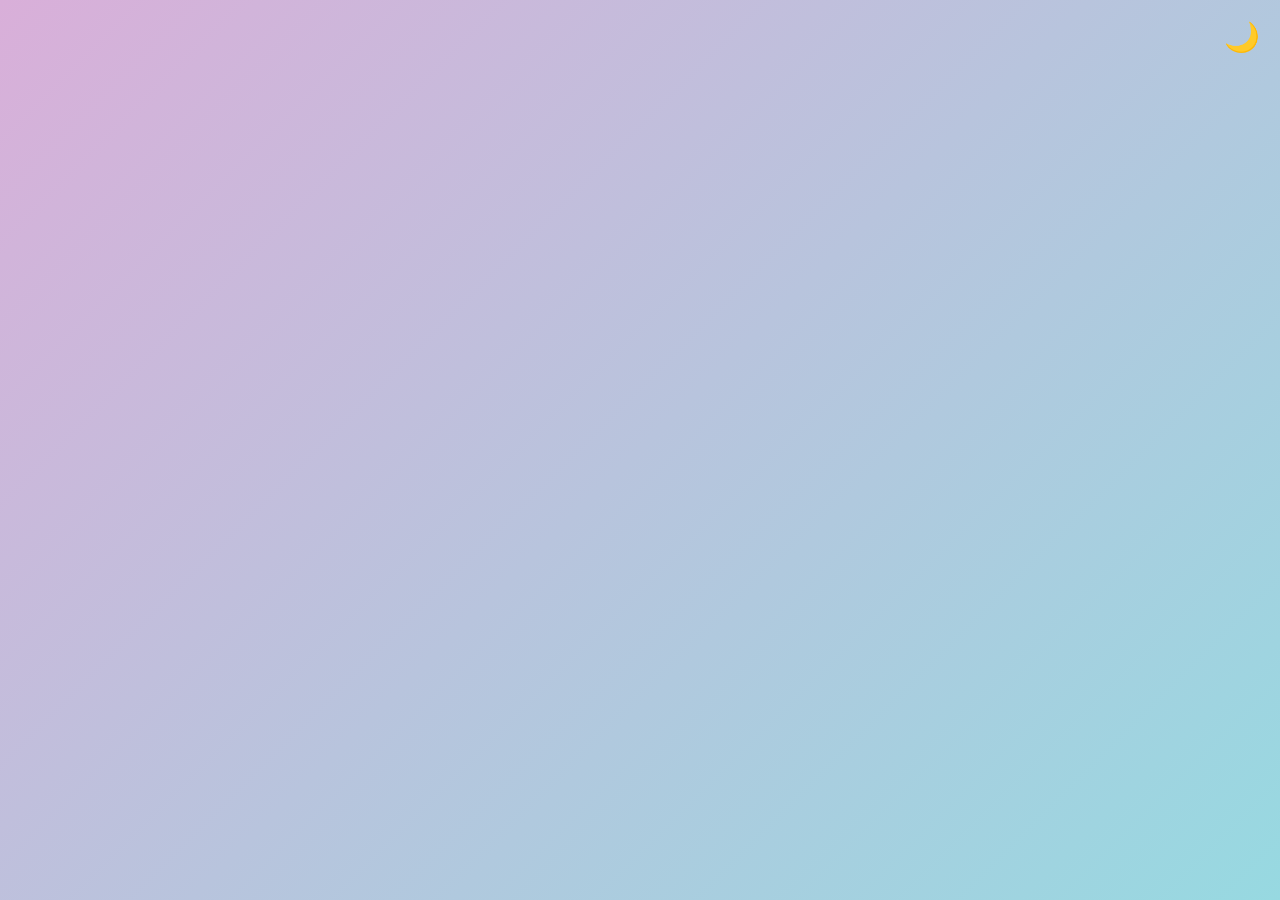
<file: calculator/index.html>
<!DOCTYPE html>
<html lang="en">
<head>
  <meta charset="UTF-8" />
  <meta name="viewport" content="width=device-width, initial-scale=1.0"/>
  <title>Scientific Calculator with Dark Mode</title>
  <link rel="stylesheet" href="style.css" />
</head>
<body>
<div class="theme-toggle" id="themeToggle">
  <span id="themeIcon">🌙</span>
</div>


  <div class="calculator">
    <input type="text" class="display" id="display" readonly />
    <div class="buttons">
      <button onclick="clearDisplay()">C</button>
      <button onclick="appendValue('(')">(</button>
      <button onclick="appendValue(')')">)</button>
      <button onclick="deleteLast()">DEL</button>

      <button onclick="appendValue('7')">7</button>
      <button onclick="appendValue('8')">8</button>
      <button onclick="appendValue('9')">9</button>
      <button onclick="appendValue('/')">÷</button>

      <button onclick="appendValue('4')">4</button>
      <button onclick="appendValue('5')">5</button>
      <button onclick="appendValue('6')">6</button>
      <button onclick="appendValue('*')">×</button>

      <button onclick="appendValue('1')">1</button>
      <button onclick="appendValue('2')">2</button>
      <button onclick="appendValue('3')">3</button>
      <button onclick="appendValue('-')">−</button>

      <button onclick="appendValue('0')">0</button>
      <button onclick="appendValue('.')">.</button>
      <button onclick="appendValue('+')">+</button>
      <button onclick="calculateResult()">=</button>

      <!-- Scientific Buttons -->
      <button onclick="calculateScientific('sin')">sin</button>
      <button onclick="calculateScientific('cos')">cos</button>
      <button onclick="calculateScientific('tan')">tan</button>
      <button onclick="calculateScientific('log')">log</button>

      <button onclick="calculateScientific('sqrt')">√</button>
      <button onclick="calculateScientific('square')">x²</button>
      <button onclick="appendValue('Math.PI')">π</button>
      <button onclick="appendValue('Math.E')">e</button>
    </div>
  </div>

  <script src="script.js"></script>
</body>
</html>
</file>
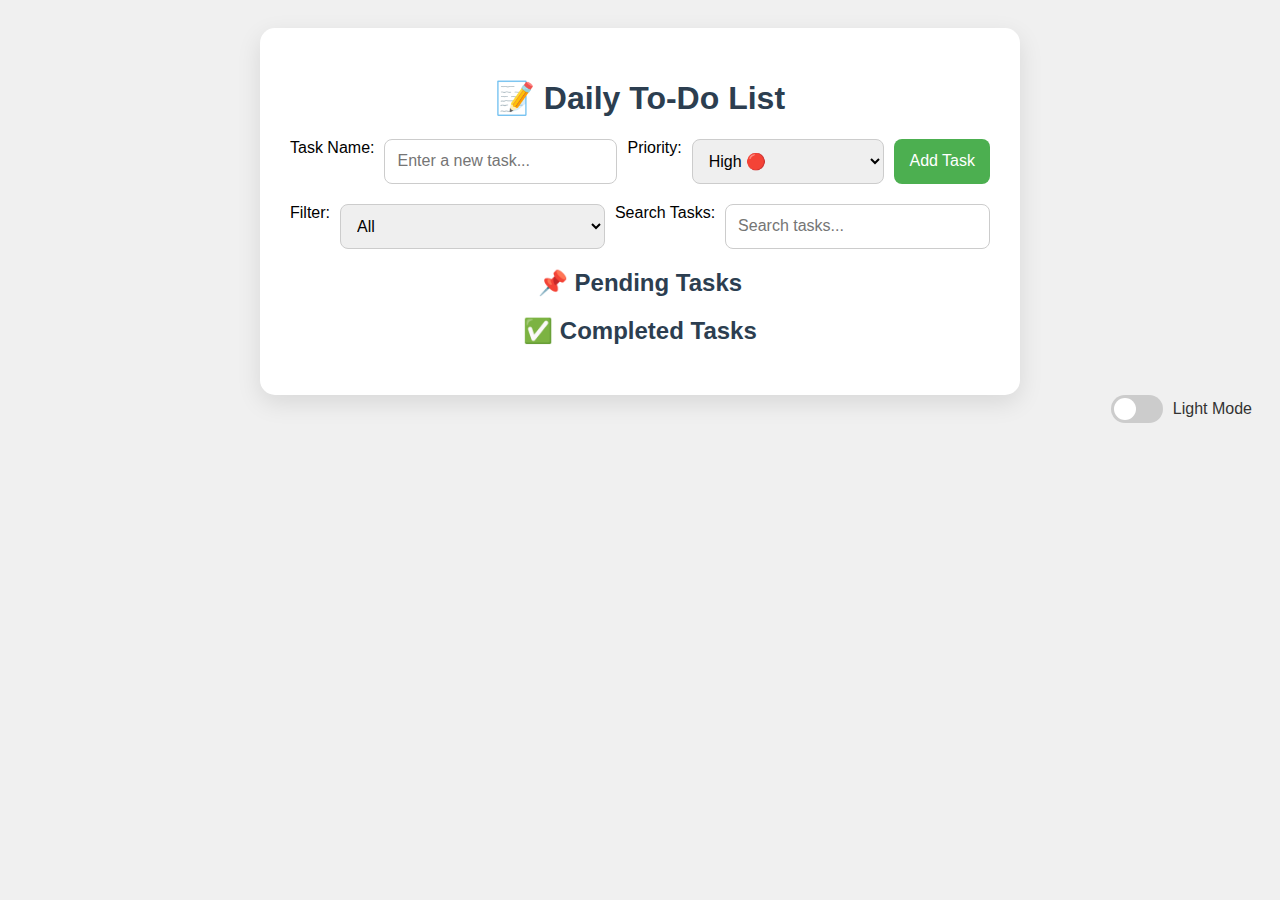
<file: To-Do App/index.html>
<!DOCTYPE html>
<html lang="en">
<head>
  <meta charset="UTF-8">
  <title>To-Do App with Priorities</title>
  <link rel="stylesheet" href="style.css">
</head>
<body>
  <div class="app-container">
    <h1>📝 Daily To-Do List</h1>

    <!-- Add Task Section -->
    <div class="input-section">
        <label>Task Name:</label>
      <input type="text" id="taskInput" placeholder="Enter a new task..." />
      <label>Priority:</label>
      <select id="prioritySelect">
        <option value="High">High 🔴</option>
        <option value="Medium">Medium 🟠</option>
        <option value="Low">Low 🟢</option>
      </select>
      <button onclick="addTask()">Add Task</button>
    </div>

    <!-- Filter and Search Section -->
    <div class="filter-section">
      <label>Filter: </label>
      <select onchange="renderTasks()" id="filterPriority">
        <option value="All">All</option>
        <option value="High">High 🔴</option>
        <option value="Medium">Medium 🟠</option>
        <option value="Low">Low 🟢</option>
      </select>
      <label> Search Tasks:</label>
      <input type="text" id="searchInput" placeholder="Search tasks..." oninput="renderTasks()" />
    </div>

    <!-- Pending and Completed Sections -->
    <div class="task-section">
      <h2>📌 Pending Tasks</h2>
      <ul id="pendingTasks"></ul>
    </div>

    <div class="task-section">
      <h2>✅ Completed Tasks</h2>
      <ul id="completedTasks"></ul>
    </div>
  </div>

   <div class="theme-toggle">
  <label class="switch">
    <input type="checkbox" id="themeToggle">
    <span class="slider round"></span>
  </label>
  <span id="themeLabel">Light Mode</span>
</div>


  <script src="script.js"></script>
</body>
</html>
</file>
<file: calculator/style.css>
* {
  margin: 0;
  padding: 0;
  box-sizing: border-box;
  font-family: "montserrat";
  color: #fff;
}

html,
body {
  height: 100%;

  width: 100%;
}

:root {
  --bg: #f3f4f6;
  --display-bg: #1e293b;
  --display-text: #fff;
  --btn-bg: #f8fafc;
  --btn-hover: #e2e8f0;
  --text: #000;
}

body.dark {
  --bg: #0f172a;
  --display-bg: #0f172a;
  --display-text: #f1f5f9;
  --btn-bg: #1e293b;
  --btn-hover: #334155;
  --text: #e2e8f0;
}

body {
  background: linear-gradient(135deg, #d9afd9 0%, #97d9e1 100%);
  color: var(--text);
  font-family: 'Segoe UI', sans-serif;
  height: 100vh;
  margin: 0;
  display: flex;
  align-items: center;
  justify-content: center;
  flex-direction: column;
  overflow: hidden;
  animation: fadeIn 1.2s ease-in-out;
}


.theme-toggle {
  position: absolute;
  top: 20px;
  right: 20px;
  font-size: 1.8rem;
  cursor: pointer;
  transition: transform 0.3s ease;
  user-select: none;
}

.theme-toggle::after {
  content: attr(data-tooltip);
  position: absolute;
  top: -30px;
  right: 0;
  background: rgba(0, 0, 0, 0.7);
  color: #fff;
  padding: 4px 8px;
  font-size: 0.75rem;
  border-radius: 4px;
  opacity: 0;
  pointer-events: none;
  transition: opacity 0.2s;
}

.theme-toggle:hover::after {
  opacity: 1;
}

.theme-toggle:hover {
  transform: rotate(15deg) scale(1.2);
}

#themeIcon {
  display: inline-block;
  transition: color 0.3s ease;
}

.calculator {
  width: 340px;
  backdrop-filter: blur(20px);
  background: rgba(255, 255, 255, 0.12);
  border: 2px solid rgba(255, 255, 255, 0.2);
  border-radius: 20px;
  box-shadow: 0 8px 32px rgba(0, 0, 0, 0.2);
  overflow: hidden;
  animation: slideUp 0.8s ease forwards;
  opacity: 0;
  transform: translateY(50px);
}

.display {
  width: 100%;
  height: 60px;
  font-size: 2rem;
  text-align: right;
  padding: 10px;
  border: none;
  background: var(--display-bg);
  color: var(--display-text);
  border-bottom: 1px solid rgba(255, 255, 255, 0.3);
}


.buttons {
  display: grid;
  grid-template-columns: repeat(4, 1fr);
  gap: 1px;
  background: #ccc;
}

button {
  height: 60px;
  font-size: 1.2rem;
  border: none;
  background: var(--btn-bg);
  color: var(--text);
  cursor: pointer;
  transition: background 0.2s, transform 0.2s;
}

button:hover {
  background: var(--btn-hover);
  transform: scale(1.05);
}

body.dark .calculator {
  background: rgba(30, 41, 59, 0.2);
  border: 2px solid rgba(255, 255, 255, 0.1);
  box-shadow: 0 8px 32px rgba(0, 0, 0, 0.6);
}

.calculator:hover {
  transform: scale(1.01);
}


@keyframes slideUp {
  to {
    opacity: 1;
    transform: translateY(0);
  }
}

@keyframes fadeIn {
  from {
    opacity: 0;
  }
  to {
    opacity: 1;
  }
}

@keyframes bounce {
  0%, 100% {
    transform: translateY(0);
  }
  30% {
    transform: translateY(-10px);
  }
  60% {
    transform: translateY(-5px);
  }
}

.bounce {
  animation: bounce 0.5s ease;
}
</file>
<file: To-Do App/style.css>
body {
  font-family: 'Segoe UI', sans-serif;
  background: linear-gradient(135deg, #f8f9fa, #e0eafc);
  padding: 20px;
  color: #333;
  transition: background 0.3s;
}

.app-container {
  max-width: 700px;
  margin: auto;
  background: white;
  padding: 30px;
  border-radius: 15px;
  box-shadow: 0px 8px 24px rgba(0,0,0,0.1);
  animation: fadeIn 1s ease;
}

@keyframes fadeIn {
  from { opacity: 0; transform: translateY(-10px); }
  to { opacity: 1; transform: translateY(0); }
}

h1, h2 {
  text-align: center;
  color: #2c3e50;
}

.input-section, .filter-section {
  display: flex;
  flex-wrap: wrap;
  justify-content: space-between;
  margin-bottom: 20px;
  gap: 10px;
}

input[type="text"], select {
  padding: 12px;
  font-size: 16px;
  border-radius: 8px;
  border: 1px solid #ccc;
  flex: 1;
}

button {
  padding: 10px 15px;
  font-size: 16px;
  cursor: pointer;
  background: #4CAF50;
  color: white;
  border: none;
  border-radius: 8px;
  transition: background 0.3s, transform 0.2s;
}

button:hover {
  background: #45a049;
  transform: scale(1.05);
}

.task-section ul {
  list-style-type: none;
  padding: 0;
}

.task {
  display: flex;
  justify-content: space-between;
  align-items: center;
  padding: 12px;
  margin: 8px 0;
  background: #f1f1f1;
  border-left: 8px solid #999;
  border-radius: 8px;
  animation: slideIn 0.3s ease;
  transition: box-shadow 0.3s;
}

.task:hover {
  box-shadow: 0 0 10px rgba(0,0,0,0.1);
}

@keyframes slideIn {
  from { opacity: 0; transform: translateX(-20px); }
  to { opacity: 1; transform: translateX(0); }
}

.task span {
  flex-grow: 1;
}

.task small {
  display: block;
  font-size: 11px;
  color: #666;
}

.task button {
  margin-left: 5px;
  background-color: #e0e0e0;
  color: black;
  border: none;
  border-radius: 5px;
}

.task.completed {
  background-color: #d4edda;
  border-left-color: #28a745;
  box-shadow: 0 0 8px rgba(40, 167, 69, 0.3);
}

.priority-high { border-left-color: #e74c3c; }
.priority-medium { border-left-color: #e67e22; }
.priority-low { border-left-color: #27ae60; }


/* Toggle Switch */
.theme-toggle {
  display: flex;
  align-items: center;
  justify-content: flex-end;
  margin-bottom: 20px;
}

.switch {
  position: relative;
  display: inline-block;
  width: 52px;
  height: 28px;
  margin-right: 10px;
}

.switch input { display: none; }

.slider {
  position: absolute;
  cursor: pointer;
  top: 0; left: 0;
  right: 0; bottom: 0;
  background-color: #ccc;
  transition: 0.4s;
  border-radius: 28px;
}

.slider:before {
  position: absolute;
  content: "";
  height: 22px; width: 22px;
  left: 3px; bottom: 3px;
  background-color: white;
  transition: 0.4s;
  border-radius: 50%;
}

input:checked + .slider {
  background-color: #4CAF50;
}

input:checked + .slider:before {
  transform: translateX(24px);
}

/* Light Theme (default) */
body {
  background: #f0f0f0;
  color: #333;
  transition: background 0.4s, color 0.4s;
}

.app-container {
  background-color: white;
  color: black;
}

/* Dark Theme */
body.dark {
  background: #121212;
  color: #e0e0e0;
}

body.dark .app-container {
  background-color: #1e1e1e;
  color: #e0e0e0;
}

body.dark .task {
  background-color: #2a2a2a;
  border-left-color: #555;
}

body.dark button {
  background-color: #333;
  color: #fff;
}

body.dark input,
body.dark select {
  background-color: #1e1e1e;
  color: #fff;
  border: 1px solid #555;
}
</file>
